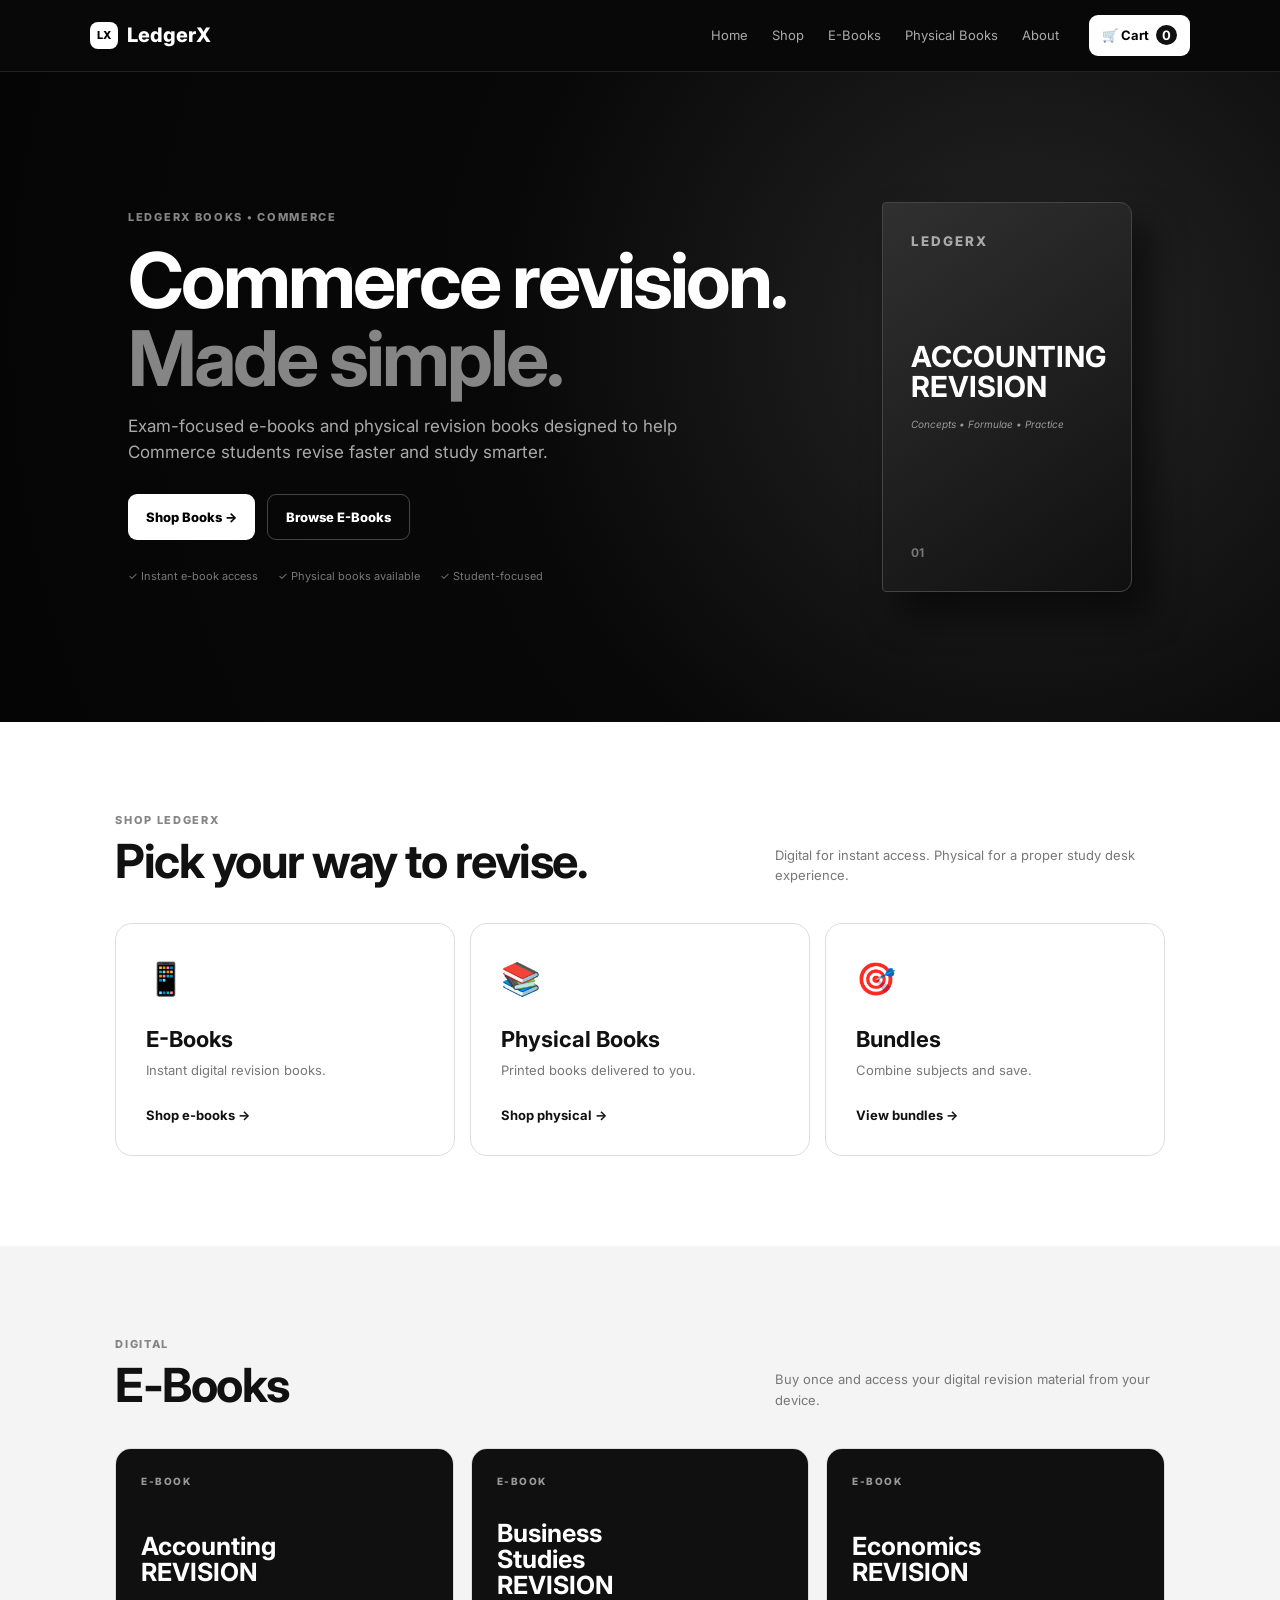
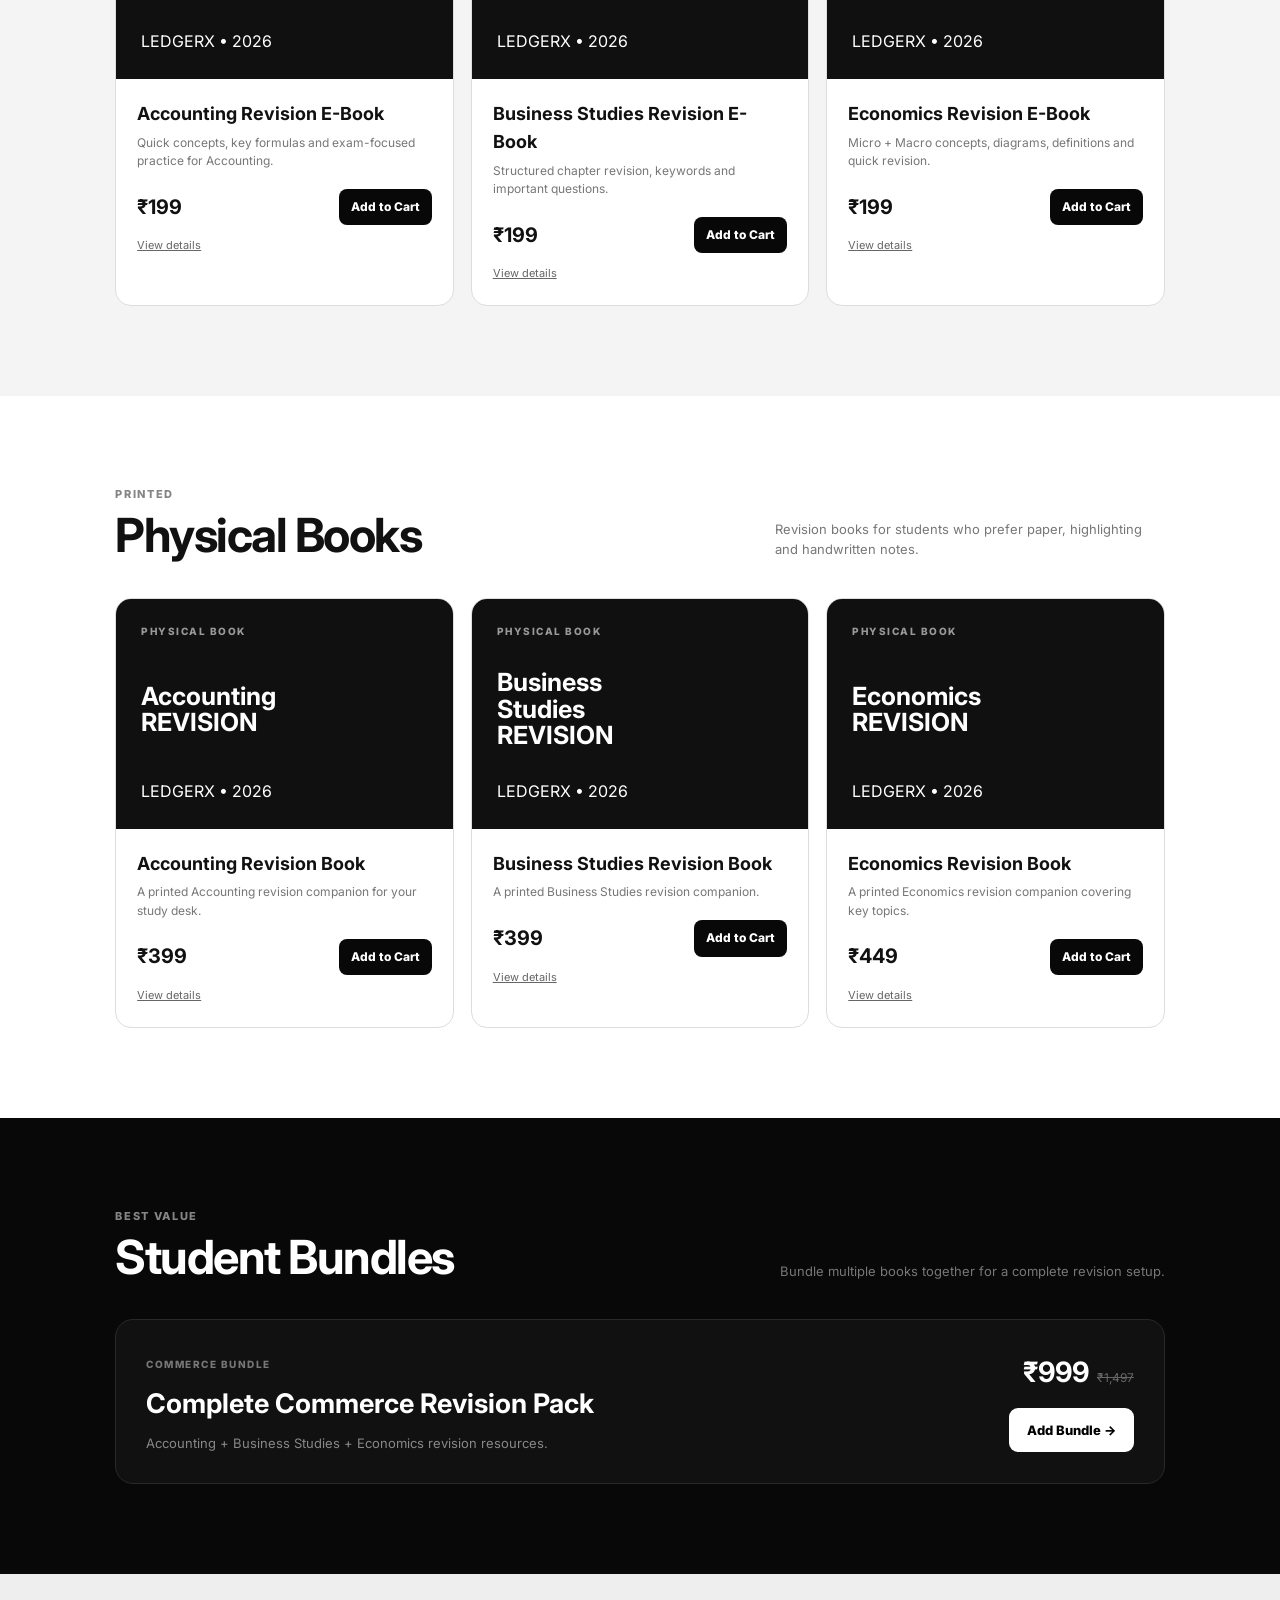
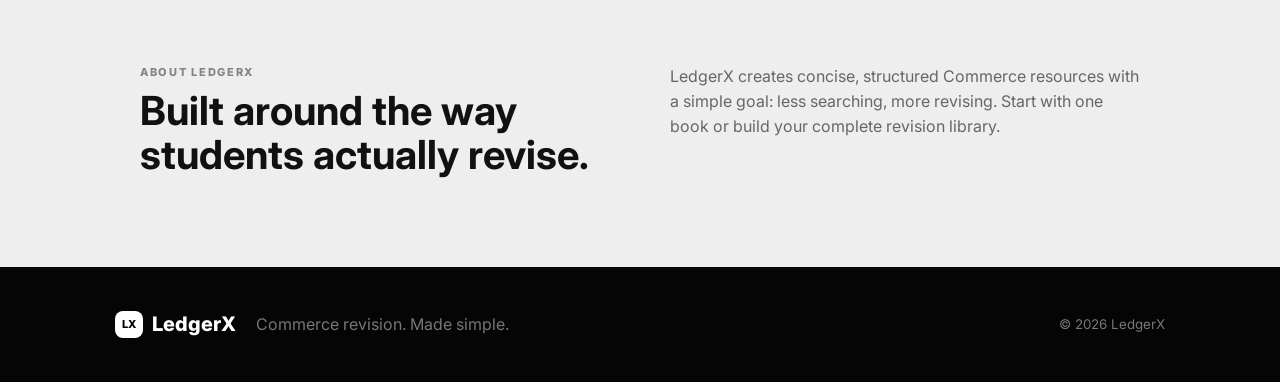
<file: index.html>
<!DOCTYPE html>
<html lang="en">
<head>
<meta charset="UTF-8">
<meta name="viewport" content="width=device-width, initial-scale=1.0">
<meta name="description" content="LedgerX Books — Commerce revision e-books and physical books.">
<title>LedgerX Books | Commerce Made Simple</title>
<link rel="preconnect" href="https://fonts.googleapis.com">
<link rel="preconnect" href="https://fonts.gstatic.com" crossorigin>
<link href="https://fonts.googleapis.com/css2?family=Inter:wght@400;500;600;700;800&display=swap" rel="stylesheet">
<link rel="stylesheet" href="style.css">
</head>
<body>
<header class="nav">
  <a class="logo" href="#home"><span>LX</span> LedgerX</a>
  <nav id="nav">
    <a href="#home">Home</a><a href="#shop">Shop</a><a href="#ebooks">E-Books</a><a href="#physical">Physical Books</a><a href="#about">About</a>
  </nav>
  <button class="cart-btn" onclick="openCart()">🛒 Cart <b id="cartCount">0</b></button>
  <button class="menu" onclick="document.getElementById('nav').classList.toggle('open')">☰</button>
</header>

<main>
<section class="hero" id="home">
  <div>
    <div class="eyebrow">LEDGERX BOOKS • COMMERCE</div>
    <h1>Commerce revision.<br><span>Made simple.</span></h1>
    <p>Exam-focused e-books and physical revision books designed to help Commerce students revise faster and study smarter.</p>
    <div class="actions"><a class="btn white" href="#shop">Shop Books →</a><a class="btn outline" href="#ebooks">Browse E-Books</a></div>
    <div class="trust"><span>✓ Instant e-book access</span><span>✓ Physical books available</span><span>✓ Student-focused</span></div>
  </div>
  <div class="hero-book">
    <div class="book-cover"><small>LEDGERX</small><strong>ACCOUNTING<br>REVISION</strong><em>Concepts • Formulae • Practice</em><b>01</b></div>
    <div class="shadow"></div>
  </div>
</section>

<section class="section" id="shop">
  <div class="heading"><div><div class="eyebrow">SHOP LEDGERX</div><h2>Pick your way to revise.</h2></div><p>Digital for instant access. Physical for a proper study desk experience.</p></div>
  <div class="category-grid">
    <a class="category" href="#ebooks"><span>📱</span><h3>E-Books</h3><p>Instant digital revision books.</p><b>Shop e-books →</b></a>
    <a class="category" href="#physical"><span>📚</span><h3>Physical Books</h3><p>Printed books delivered to you.</p><b>Shop physical →</b></a>
    <a class="category" href="#bundles"><span>🎯</span><h3>Bundles</h3><p>Combine subjects and save.</p><b>View bundles →</b></a>
  </div>
</section>

<section class="section grey" id="ebooks">
  <div class="heading"><div><div class="eyebrow">DIGITAL</div><h2>E-Books</h2></div><p>Buy once and access your digital revision material from your device.</p></div>
  <div class="products" id="ebookProducts"></div>
</section>

<section class="section" id="physical">
  <div class="heading"><div><div class="eyebrow">PRINTED</div><h2>Physical Books</h2></div><p>Revision books for students who prefer paper, highlighting and handwritten notes.</p></div>
  <div class="products" id="physicalProducts"></div>
</section>

<section class="section dark" id="bundles">
  <div class="heading light"><div><div class="eyebrow">BEST VALUE</div><h2>Student Bundles</h2></div><p>Bundle multiple books together for a complete revision setup.</p></div>
  <div class="bundle">
    <div><span class="tag">COMMERCE BUNDLE</span><h3>Complete Commerce Revision Pack</h3><p>Accounting + Business Studies + Economics revision resources.</p></div>
    <div class="bundle-price"><strong>₹999</strong><del>₹1,497</del><button class="btn white" onclick="addToCart('bundle')">Add Bundle →</button></div>
  </div>
</section>

<section class="section about" id="about">
  <div class="about-inner"><div><div class="eyebrow">ABOUT LEDGERX</div><h2>Built around the way students actually revise.</h2></div><p>LedgerX creates concise, structured Commerce resources with a simple goal: less searching, more revising. Start with one book or build your complete revision library.</p></div>
</section>
</main>

<footer><div class="logo"><span>LX</span> LedgerX</div><p>Commerce revision. Made simple.</p><small>© 2026 LedgerX</small></footer>

<div class="overlay hidden" id="cartOverlay" onclick="if(event.target===this)closeCart()">
 <aside class="cart"><button class="close" onclick="closeCart()">×</button><h2>Your Cart</h2><div id="cartItems"></div><div class="total"><span>Total</span><strong id="cartTotal">₹0</strong></div><button class="checkout" onclick="checkout()">Proceed to Checkout</button><p class="note">Demo checkout: connect a payment gateway before accepting real orders.</p></aside>
</div>

<div class="overlay hidden" id="productOverlay" onclick="if(event.target===this)closeProduct()">
 <div class="product-modal"><button class="close" onclick="closeProduct()">×</button><div id="productModalBody"></div></div>
</div>

<script src="script.js"></script>
</body>
</html>
</file>
<file: style.css>
*{box-sizing:border-box;margin:0;padding:0}html{scroll-behavior:smooth}body{font-family:Inter,Arial,sans-serif;color:#111;background:#fff;line-height:1.55}a{text-decoration:none;color:inherit}button{font:inherit;cursor:pointer;border:0}:root{--black:#070707;--dark:#111;--line:#ddd;--muted:#707070}
.nav{height:72px;background:#080808;color:#fff;display:flex;align-items:center;padding:0 7%;gap:30px;position:sticky;top:0;z-index:30;border-bottom:1px solid #222}.logo{font-size:20px;font-weight:800;display:flex;align-items:center;gap:9px}.logo span{background:#fff;color:#000;border-radius:8px;padding:5px 7px;font-size:11px}.nav nav{display:flex;gap:24px;margin-left:auto}.nav nav a{color:#aaa;font-size:13px}.nav nav a:hover{color:#fff}.cart-btn{background:#fff;color:#000;border-radius:9px;padding:10px 13px;font-weight:700;font-size:13px}.cart-btn b{background:#111;color:#fff;border-radius:50%;padding:2px 6px;margin-left:4px}.menu{display:none;background:none;color:#fff;font-size:24px}
.hero{min-height:650px;background:radial-gradient(circle at 80% 40%,#252525,#080808 48%,#050505);color:#fff;padding:95px 10%;display:flex;justify-content:space-between;align-items:center;gap:70px}.hero>div:first-child{max-width:680px}.eyebrow{font-size:11px;letter-spacing:1.7px;color:#858585;font-weight:800}.hero h1{font-size:clamp(46px,6vw,78px);line-height:1.01;letter-spacing:-3px;margin:16px 0}.hero h1 span{color:#858585}.hero p{color:#aaa;font-size:17px;max-width:600px}.actions{display:flex;gap:12px;margin:28px 0;flex-wrap:wrap}.btn{display:inline-flex;justify-content:center;align-items:center;padding:12px 18px;border-radius:9px;font-weight:800;font-size:13px}.white{background:#fff;color:#000}.outline{border:1px solid #444;color:#fff;background:transparent}.trust{display:flex;gap:20px;flex-wrap:wrap;color:#777;font-size:11px}.hero-book{width:290px;position:relative}.book-cover{height:390px;width:250px;margin:auto;background:linear-gradient(145deg,#303030,#101010);border:1px solid #444;border-radius:4px 12px 12px 4px;padding:28px;color:#fff;box-shadow:18px 22px 35px #0008;display:flex;flex-direction:column}.book-cover small{font-weight:800;letter-spacing:2px;color:#aaa}.book-cover strong{font-size:29px;line-height:1.05;margin-top:90px}.book-cover em{font-size:10px;color:#999;margin-top:14px}.book-cover b{margin-top:auto;font-size:12px;color:#777}.section{padding:90px 9%;max-width:1350px;margin:auto}.grey{background:#f4f4f4;max-width:none}.heading{display:flex;justify-content:space-between;align-items:end;gap:30px;margin-bottom:38px}.heading h2{font-size:clamp(30px,4vw,47px);line-height:1.05;letter-spacing:-1.5px;margin-top:7px}.heading>p{color:#777;max-width:390px;font-size:13px}.category-grid{display:grid;grid-template-columns:repeat(3,1fr);gap:15px}.category{border:1px solid #ddd;border-radius:17px;padding:30px;background:#fff;transition:.2s}.category:hover{transform:translateY(-4px);box-shadow:0 15px 30px #00000012}.category span{font-size:32px}.category h3{font-size:22px;margin:18px 0 4px}.category p{color:#777;font-size:13px}.category b{display:block;margin-top:25px;font-size:13px}.products{display:grid;grid-template-columns:repeat(3,1fr);gap:17px}.product{background:#fff;border:1px solid #ddd;border-radius:16px;overflow:hidden;display:flex;flex-direction:column}.product-visual{height:230px;background:#101010;color:#fff;padding:25px;display:flex;flex-direction:column;justify-content:space-between}.product-visual .type{font-size:10px;letter-spacing:1.5px;color:#999;font-weight:800}.product-visual strong{font-size:25px;line-height:1.05;max-width:190px}.product-info{padding:21px}.product-info h3{font-size:18px}.product-info p{font-size:12px;color:#777;margin:6px 0 18px}.price{display:flex;align-items:center;justify-content:space-between}.price strong{font-size:20px}.add{background:#080808;color:#fff;border-radius:8px;padding:9px 12px;font-weight:800;font-size:12px}.view{background:none;border:0;text-decoration:underline;font-size:11px;color:#666;margin-top:12px}.dark{max-width:none;background:#080808;color:#fff}.dark .heading>p{color:#777}.bundle{max-width:1050px;margin:auto;border:1px solid #292929;border-radius:18px;padding:30px;display:flex;justify-content:space-between;align-items:center;gap:30px;background:#111}.tag{font-size:10px;color:#777;letter-spacing:1.5px;font-weight:800}.bundle h3{font-size:27px;margin:8px 0}.bundle p{color:#888;font-size:13px}.bundle-price{text-align:right}.bundle-price strong{font-size:28px}.bundle-price del{color:#666;margin-left:8px;font-size:12px}.bundle-price .btn{display:flex;margin-top:13px}.about{background:#eee;max-width:none}.about-inner{max-width:1000px;margin:auto;display:grid;grid-template-columns:1fr 1fr;gap:60px}.about h2{font-size:40px;line-height:1.1;margin-top:8px}.about-inner p{color:#666}footer{background:#050505;color:#777;padding:42px 9%;display:flex;gap:20px;align-items:center;flex-wrap:wrap}footer .logo{color:#fff}footer small{margin-left:auto}.overlay{position:fixed;inset:0;background:#0009;z-index:100;display:flex;justify-content:flex-end}.hidden{display:none}.cart{width:min(440px,100%);height:100%;background:#fff;padding:30px;position:relative;overflow:auto}.close{position:absolute;right:18px;top:12px;background:none;font-size:28px}.cart h2{margin:20px 0}.cart-item{display:flex;justify-content:space-between;gap:12px;border-bottom:1px solid #eee;padding:15px 0;font-size:13px}.cart-item small{display:block;color:#777}.remove{background:none;text-decoration:underline;color:#777;font-size:11px}.total{display:flex;justify-content:space-between;margin:25px 0;font-size:18px}.checkout{width:100%;padding:14px;border-radius:9px;background:#080808;color:#fff;font-weight:800}.note{font-size:10px;color:#999;margin-top:12px}.product-modal{background:#fff;border-radius:16px;width:min(560px,92%);padding:35px;position:relative}.modal-cover{height:220px;background:#111;color:#fff;border-radius:10px;padding:25px;display:flex;flex-direction:column;justify-content:space-between;margin-bottom:20px}.modal-cover strong{font-size:30px;line-height:1}.product-modal p{color:#666;font-size:13px}.modal-actions{display:flex;justify-content:space-between;align-items:center;margin-top:22px}
@media(max-width:800px){.nav{padding:0 5%}.nav nav{display:none;position:absolute;top:72px;left:0;right:0;background:#080808;padding:20px 5%;flex-direction:column}.nav nav.open{display:flex}.menu{display:block;margin-left:auto}.cart-btn{order:2}.hero{padding:70px 7%;flex-direction:column;align-items:flex-start}.hero-book{width:100%;margin-top:20px}.section{padding:70px 6%}.heading{display:block}.heading>p{margin-top:12px}.category-grid,.products{grid-template-columns:1fr}.bundle,.about-inner{display:block}.bundle-price{text-align:left;margin-top:25px}.about-inner p{margin-top:25px}footer small{margin-left:0;width:100%}}
</file>
